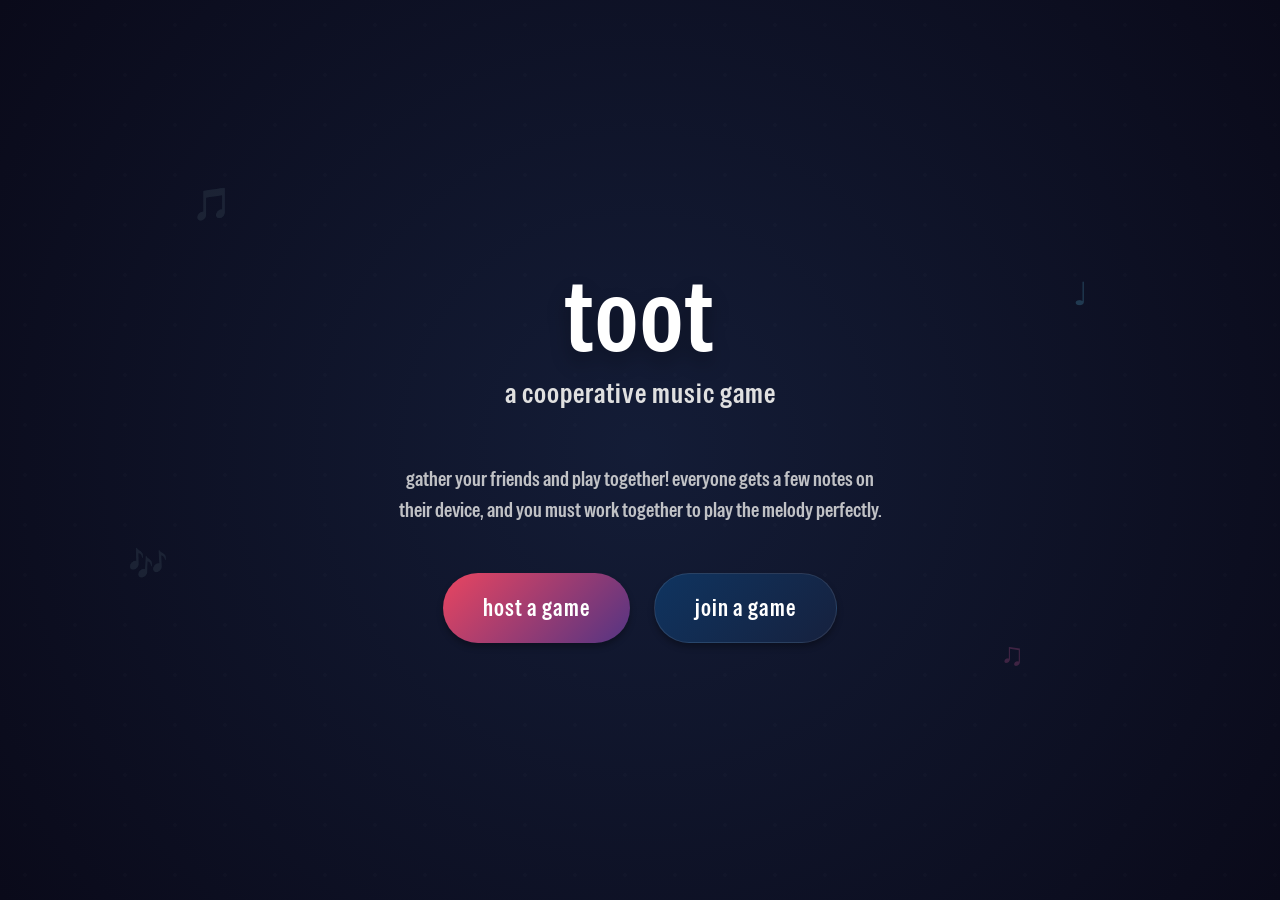
<file: index.html>
<!DOCTYPE html>
<html lang="en">
<head>
  <meta charset="UTF-8">
  <meta name="viewport" content="width=device-width, initial-scale=1.0">
  <title>TOOT - A Cooperative Music Game</title>
  
  <!-- Google Fonts for Typography -->
  <link rel="preconnect" href="https://fonts.googleapis.com">
  <link rel="preconnect" href="https://fonts.gstatic.com" crossorigin>
  <link href="https://fonts.googleapis.com/css2?family=Special+Gothic+Condensed+One&display=swap" rel="stylesheet">
  
  <link rel="stylesheet" href="css/common.css">
  
  <style>
    /* Specific styles for Landing Page */
    .landing-container {
      flex: 1;
      display: flex;
      flex-direction: column;
      align-items: center;
      justify-content: center;
      padding: 2rem;
      text-align: center;
      z-index: 1; /* Above animated background */
    }

    .title-wrapper {
      margin-bottom: 1rem;
      animation: float 4s ease-in-out infinite;
    }

    @keyframes float {
      0% { transform: translateY(0px); }
      50% { transform: translateY(-10px); }
      100% { transform: translateY(0px); }
    }

    .game-title {
      font-size: 6.5rem;
      font-weight: 400;
      margin: 0;
      color: #ffffff;
      text-shadow: 0 10px 20px rgba(0,0,0,0.3);
      line-height: 1.1;
      letter-spacing: 2px;
      text-transform: lowercase;
    }

    .game-subtitle {
      font-size: 1.8rem;
      color: var(--text-primary);
      margin-bottom: 2rem;
      font-weight: 400;
      letter-spacing: 1px;
      text-transform: lowercase;
    }

    .description {
      max-width: 500px;
      font-size: 1.3rem;
      color: var(--text-primary);
      opacity: 0.85;
      margin-bottom: 3rem;
      line-height: 1.5;
      text-transform: lowercase;
    }

    .action-buttons {
      display: flex;
      gap: 1.5rem;
      flex-wrap: wrap;
      justify-content: center;
    }

    /* Small musical notes decoration */
    .note-deco {
      position: absolute;
      font-size: 2rem;
      opacity: 0.2;
      animation: float-note 6s ease-in-out infinite;
      z-index: -1;
    }

    .note-1 { top: 20%; left: 15%; color: var(--note-c); animation-delay: 0s; }
    .note-2 { top: 60%; left: 10%; color: var(--note-e); animation-delay: 1s; }
    .note-3 { top: 30%; right: 15%; color: var(--note-g); animation-delay: 2s; }
    .note-4 { top: 70%; right: 20%; color: var(--note-c5); animation-delay: 3s; }

    @keyframes float-note {
      0% { transform: translateY(0) rotate(0deg); opacity: 0.1; }
      50% { transform: translateY(-20px) rotate(15deg); opacity: 0.3; }
      100% { transform: translateY(0) rotate(0deg); opacity: 0.1; }
    }

    @media (max-width: 768px) {
      .game-title { font-size: 4.5rem; }
      .game-subtitle { font-size: 1.4rem; }
      .description { font-size: 1.1rem; }
      .action-buttons { flex-direction: column; width: 100%; max-width: 300px; }
      .btn { width: 100%; }
    }
  </style>
</head>
<body>

  <!-- Decorative Background Notes -->
  <div class="note-deco note-1">🎵</div>
  <div class="note-deco note-2">🎶</div>
  <div class="note-deco note-3">♩</div>
  <div class="note-deco note-4">♫</div>

  <main class="landing-container">
    <div class="title-wrapper">
      <h1 class="game-title">toot</h1>
      <h2 class="game-subtitle">a cooperative music game</h2>
    </div>

    <p class="description">
      gather your friends and play together! everyone gets a few notes on their device, and you must work together to play the melody perfectly.
    </p>

    <div class="action-buttons">
      <a href="host.html" class="btn btn-primary btn-large">host a game</a>
      <a href="play.html" class="btn btn-secondary btn-large">join a game</a>
    </div>
  </main>

</body>
</html>
</file>
<file: css/common.css>
@import url('https://fonts.googleapis.com/css2?family=Special+Gothic+Condensed+One&display=swap');

:root {
  /* Color Palette */
  --bg-dark: #0a0a1a;
  --bg-card: #1a1a2e;
  --bg-surface: #16213e;
  
  --text-primary: #e0e0e0;
  --text-bright: #ffffff;
  
  --accent-1: #e94560;
  --accent-2: #533483;
  --accent-3: #0f3460;
  
  --success: #00d68f;
  --fail: #ff6b6b;
  --warning: #ffd93d;

  /* Note Colors */
  --note-c: #ff6b6b;
  --note-cs: #ff856b; /* C# */
  --note-d: #ffa06b;
  --note-ds: #ffbc6b; /* D# */
  --note-e: #ffd93d;
  --note-f: #6bff8d;
  --note-fs: #1abc9c; /* F# */
  --note-g: #6bddff;
  --note-gs: #9b59b6; /* G# */
  --note-a: #6b8dff;
  --note-as: #a06bff; /* A# */
  --note-b: #c46bff;
  --note-c5: #ff6bb5;

  /* Fonts */
  --font-primary: 'Special Gothic Condensed One', -apple-system, BlinkMacSystemFont, 'Segoe UI', Roboto, sans-serif;
  --font-display: 'Special Gothic Condensed One', -apple-system, sans-serif;
}

/* Reset / Normalize */
*, *::before, *::after {
  box-sizing: border-box;
}

body, h1, h2, h3, h4, p, ul, ol, li, figure, figcaption, blockquote, dl, dd {
  margin: 0;
  padding: 0;
}

body {
  font-family: var(--font-primary);
  background-color: var(--bg-dark);
  color: var(--text-primary);
  line-height: 1.5;
  min-height: 100vh;
  display: flex;
  flex-direction: column;
  overflow-x: hidden;
  position: relative;
}

/* Subtle Animated Background Effect */
body::before {
  content: '';
  position: fixed;
  top: 0;
  left: 0;
  width: 100%;
  height: 100%;
  background: radial-gradient(circle at 50% 50%, var(--bg-surface) 0%, var(--bg-dark) 100%);
  opacity: 0.8;
  z-index: -2;
}

body::after {
  content: '';
  position: fixed;
  top: 0;
  left: 0;
  width: 200vw;
  height: 200vh;
  background-image: radial-gradient(rgba(255, 255, 255, 0.05) 2px, transparent 2px);
  background-size: 50px 50px;
  z-index: -1;
  animation: move-bg 60s linear infinite;
  opacity: 0.3;
}

@keyframes move-bg {
  0% { transform: translate(0, 0); }
  100% { transform: translate(-50px, -50px); }
}

/* Typography */
h1, h2, h3, h4, h5, h6 {
  font-family: var(--font-display);
  color: var(--text-bright);
  font-weight: 400;
  letter-spacing: 0.5px;
  text-transform: lowercase;
}

a {
  color: var(--accent-1);
  text-decoration: none;
  transition: color 0.2s ease;
}

a:hover {
  color: var(--note-c5);
}

/* Buttons */
.btn {
  display: inline-flex;
  align-items: center;
  justify-content: center;
  padding: 0.75rem 1.5rem;
  font-family: var(--font-display);
  font-size: 1.3rem;
  font-weight: 400;
  text-align: center;
  border: none;
  border-radius: 50px;
  cursor: pointer;
  transition: all 0.2s cubic-bezier(0.25, 0.8, 0.25, 1);
  background-color: var(--bg-card);
  color: var(--text-bright);
  box-shadow: 0 4px 6px rgba(0, 0, 0, 0.3);
  text-transform: lowercase;
  letter-spacing: 1px;
}

.btn:hover {
  transform: translateY(-2px);
  box-shadow: 0 6px 12px rgba(0, 0, 0, 0.4);
}

.btn:active {
  transform: translateY(1px);
  box-shadow: 0 2px 4px rgba(0, 0, 0, 0.3);
}

.btn-primary {
  background: linear-gradient(135deg, var(--accent-1), var(--accent-2));
  color: white;
}

.btn-secondary {
  background: linear-gradient(135deg, var(--accent-3), var(--bg-surface));
  color: white;
  border: 1px solid rgba(255, 255, 255, 0.1);
}

.btn-large {
  padding: 1rem 2.5rem;
  font-size: 1.5rem;
}

/* Utility Classes */
.text-center { text-align: center; }
.mt-1 { margin-top: 0.5rem; }
.mt-2 { margin-top: 1rem; }
.mt-3 { margin-top: 1.5rem; }
.mt-4 { margin-top: 2rem; }
.mb-1 { margin-bottom: 0.5rem; }
.mb-2 { margin-bottom: 1rem; }
.mb-3 { margin-bottom: 1.5rem; }
.mb-4 { margin-bottom: 2rem; }

.flex { display: flex; }
.flex-col { flex-direction: column; }
.items-center { align-items: center; }
.justify-center { justify-content: center; }
.gap-2 { gap: 1rem; }
.gap-3 { gap: 1.5rem; }
.gap-4 { gap: 2rem; }
.hidden { display: none !important; }

/* Responsive */
@media (max-width: 768px) {
  .btn-large {
    padding: 0.875rem 2rem;
    font-size: 1.25rem;
  }
}
</file>
